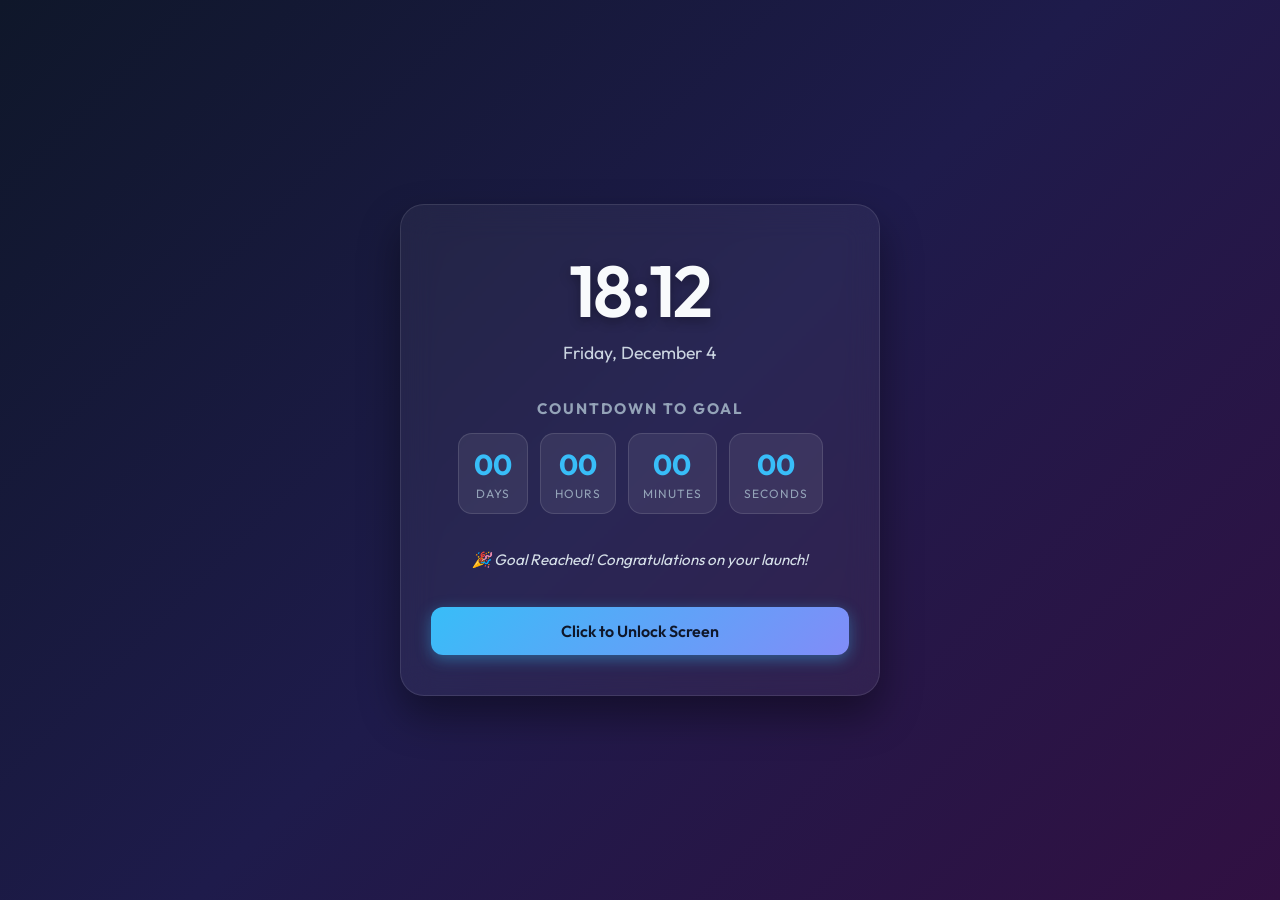
<file: index.html>
<!DOCTYPE html>
<html lang="en">
<head>
    <meta charset="UTF-8">
    <meta name="viewport" content="width=device-width, initial-scale=1.0">
    <title>Countdown Lock Screen</title>
    <!-- Link to our future CSS file -->
    <link rel="stylesheet" href="style.css">
</head>
<body>

    <div class="lockscreen-container">
        
        <!-- 1. Current Clock & Date Display -->
        <div class="time-date-section">
            <h1 id="current-time">12:00</h1>
            <p id="current-date">Monday, November 16</p>
        </div>

        <!-- 2. Countdown Timer Section -->
        <div class="countdown-section">
            <h2>Countdown to Goal</h2>
            <div class="countdown-timer">
                <div class="time-box">
                    <span id="days">00</span>
                    <span class="label">Days</span>
                </div>
                <div class="time-box">
                    <span id="hours">00</span>
                    <span class="label">Hours</span>
                </div>
                <div class="time-box">
                    <span id="minutes">00</span>
                    <span class="label">Minutes</span>
                </div>
                <div class="time-box">
                    <span id="seconds">00</span>
                    <span class="label">Seconds</span>
                </div>
            </div>
        </div>

        <!-- 3. Motivational Quote Section -->
        <div class="quote-section">
            <p id="quote">"The secret of getting ahead is getting started."</p>
        </div>

        <!-- 4. Unlock Interaction Area -->
        <div class="unlock-section">
            <button id="unlock-btn">Click to Unlock Screen</button>
        </div>

        <!-- 5. Hidden Home Screen (Revealed on Unlock) -->
        <div id="home-screen" class="hidden">
            <h2>Welcome Back, Developer! 🚀</h2>
            <p>Your workspace is unlocked. Ready to build something amazing today?</p>
            <button id="lock-btn">Lock Screen Again</button>
        </div>

        

    </div>
    </div>

    

    <!-- Link to our future JavaScript file -->
    <script src="script.js"></script>
</body>
</html>
</file>
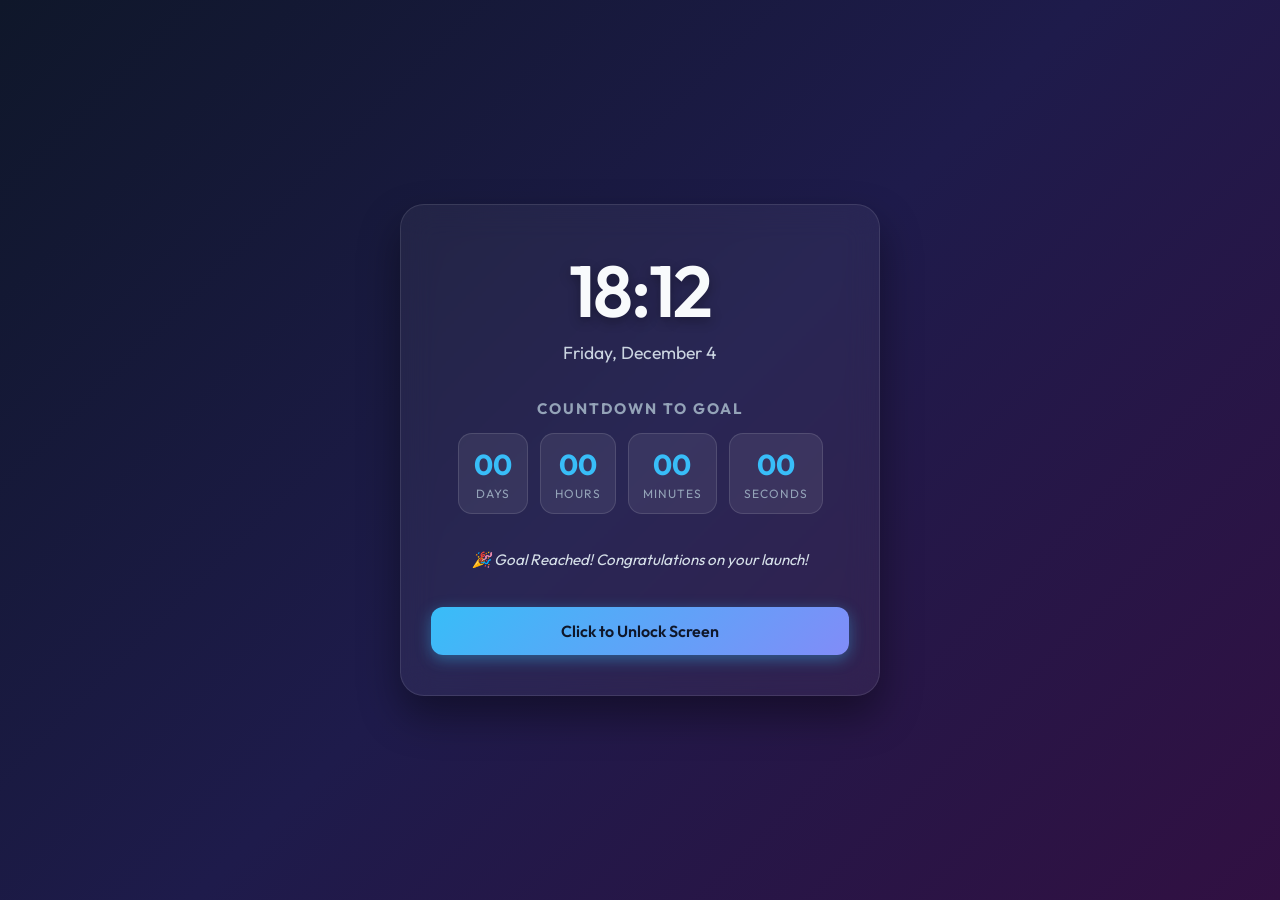
<file: countdown-lockscreen/index.html>
<!DOCTYPE html>
<html lang="en">
<head>
    <meta charset="UTF-8">
    <meta name="viewport" content="width=device-width, initial-scale=1.0">
    <title>Countdown Lock Screen</title>
    <!-- Link to our future CSS file -->
    <link rel="stylesheet" href="style.css">
</head>
<body>

    <div class="lockscreen-container">
        
        <!-- 1. Current Clock & Date Display -->
        <div class="time-date-section">
            <h1 id="current-time">12:00</h1>
            <p id="current-date">Monday, November 16</p>
        </div>

        <!-- 2. Countdown Timer Section -->
        <div class="countdown-section">
            <h2>Countdown to Goal</h2>
            <div class="countdown-timer">
                <div class="time-box">
                    <span id="days">00</span>
                    <span class="label">Days</span>
                </div>
                <div class="time-box">
                    <span id="hours">00</span>
                    <span class="label">Hours</span>
                </div>
                <div class="time-box">
                    <span id="minutes">00</span>
                    <span class="label">Minutes</span>
                </div>
                <div class="time-box">
                    <span id="seconds">00</span>
                    <span class="label">Seconds</span>
                </div>
            </div>
        </div>

        <!-- 3. Motivational Quote Section -->
        <div class="quote-section">
            <p id="quote">"The secret of getting ahead is getting started."</p>
        </div>

        <!-- 4. Unlock Interaction Area -->
        <div class="unlock-section">
            <button id="unlock-btn">Click to Unlock Screen</button>
        </div>

        <!-- 5. Hidden Home Screen (Revealed on Unlock) -->
        <div id="home-screen" class="hidden">
            <h2>Welcome Back, Developer! 🚀</h2>
            <p>Your workspace is unlocked. Ready to build something amazing today?</p>
            <button id="lock-btn">Lock Screen Again</button>
        </div>

        

    </div>
    </div>

    

    <!-- Link to our future JavaScript file -->
    <script src="script.js"></script>
</body>
</html>
</file>
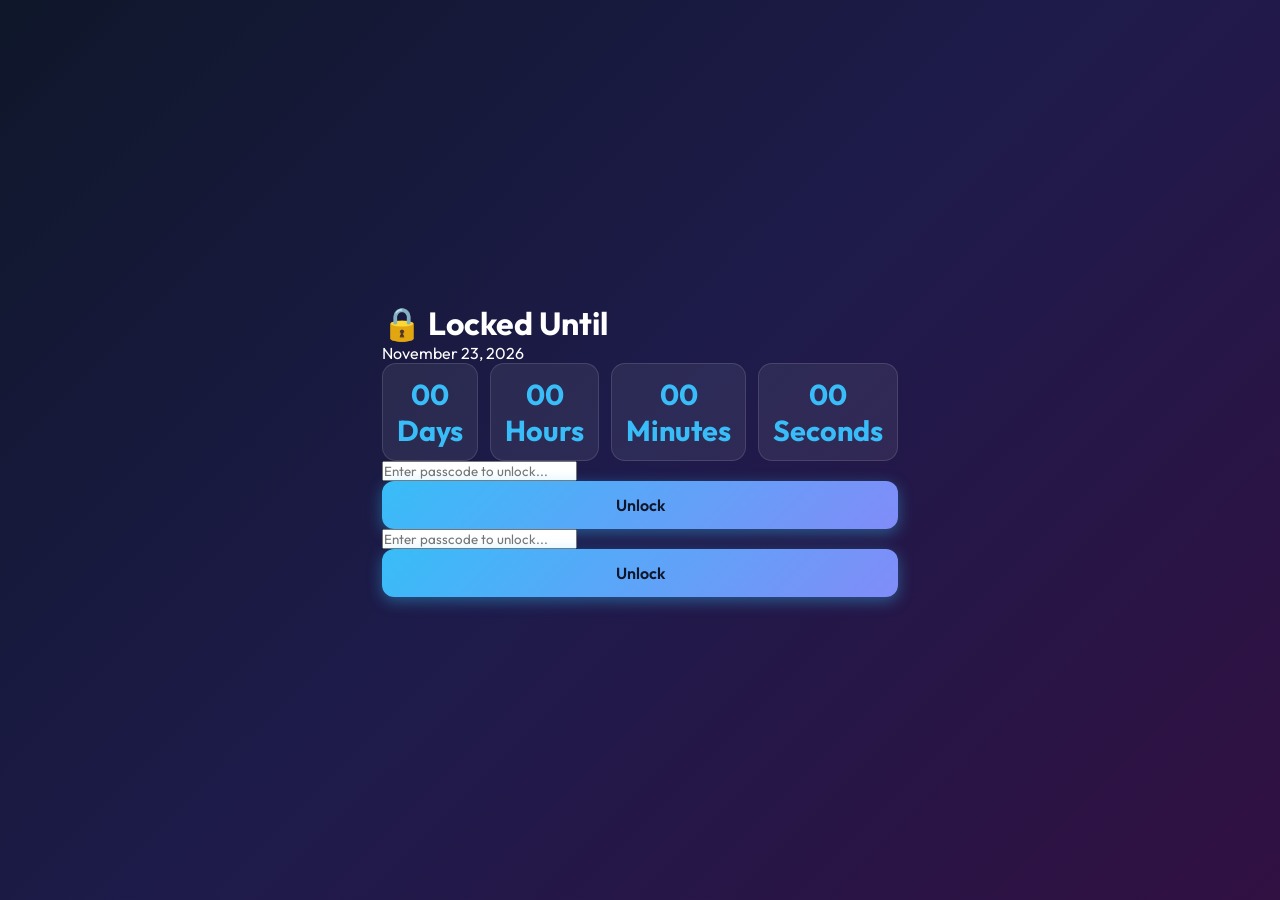
<file: countdown-lockscreen/index1.html>
<html lang="en">
<head>
    <meta charset="UTF-8">
    <meta name="viewport" content="width=device-width, initial-scale=1.0">
    <title>Document</title>
    <link rel="stylesheet" href="style.css">
</head>
<body>
    <!--YOUR LOCK SCREEN CONTENT WILL GO HERE-->


    <div class="lock-screen-container">
    
    <!-- Lock Screen Header -->
    <header class="lock-header">
        <h1>🔒 Locked Until</h1>
        <p class="target-date">November 23, 2026</p>
    </header>

    <!-- Countdown Timer Display Area -->
    <div class="countdown-timer">
        <div class="time-box">
            <span id="days" class="time-value">00</span>
            <span class="time-label">Days</span>
        </div>
        <div class="time-box">
            <span id="hours" class="time-value">00</span>
            <span class="time-label">Hours</span>
        </div>
        <div class="time-box">
            <span id="minutes" class="time-value">00</span>
            <span class="time-label">Minutes</span>
        </div>
        <div class="time-box">
            <span id="seconds" class="time-value">00</span>
            <span class="time-label">Seconds</span>
        </div>
    </div>

    <!-- Unlock / Input Area -->
    <div class="unlock-section">
        <input type="password" id="passcode-input" placeholder="Enter passcode to unlock..." />
        <button id="unlock-btn">Unlock</button>
    </div>

<div class="unlock-section">
            <input type="password" id="passcode-input" placeholder="Enter passcode to unlock..." />
            <button id="unlock-btn">Unlock</button>
        </div>

    </div>

    <!-- Add your script link right here -->
    <script src="script.js"></script>

    

</div>
</body>
</html>
</file>
<file: style.css>
/* Import a clean modern font from Google Fonts */
@import url('https://fonts.googleapis.com/css2?family=Outfit:wght@300;400;500;600;700&display=swap');

/* CSS Reset & Global Styles */
* {
    margin: 0;
    padding: 0;
    box-sizing: border-box;
    font-family: 'Outfit', sans-serif;
}

/* Fullscreen Background with a sleek gradient */
body {
    min-height: 100vh;
    background: linear-gradient(135deg, #0f172a, #1e1b4b, #311042);
    background-size: cover;
    background-position: center;
    display: flex;
    justify-content: center;
    align-items: center;
    color: #ffffff;
    overflow: hidden;
}

/* Main Lock Screen Container */
.lockscreen-container {
    width: 100%;
    max-width: 480px;
    padding: 40px 30px;
    display: flex;
    flex-direction: column;
    align-items: center;
    text-align: center;
    gap: 35px;
    
    /* Glassmorphism Effect */
    background: rgba(255, 255, 255, 0.05);
    backdrop-filter: blur(16px);
    -webkit-backdrop-filter: blur(16px);
    border: 1px solid rgba(255, 255, 255, 0.1);
    border-radius: 24px;
    box-shadow: 0 20px 40px rgba(0, 0, 0, 0.4);
}

/* 1. Time & Date Section */
.time-date-section h1 {
    font-size: 4.5rem;
    font-weight: 600;
    letter-spacing: -2px;
    color: #f8fafc;
    text-shadow: 0 4px 12px rgba(0, 0, 0, 0.3);
}

.time-date-section p {
    font-size: 1.1rem;
    color: #cbd5e1;
    font-weight: 400;
    margin-top: 5px;
}

/* 2. Countdown Section */
.countdown-section h2 {
    font-size: 0.95rem;
    text-transform: uppercase;
    letter-spacing: 2px;
    color: #94a3b8;
    margin-bottom: 15px;
}

.countdown-timer {
    display: flex;
    gap: 12px;
    justify-content: center;
}

.time-box {
    background: rgba(255, 255, 255, 0.07);
    border: 1px solid rgba(255, 255, 255, 0.12);
    padding: 12px 14px;
    border-radius: 14px;
    min-width: 70px;
    display: flex;
    flex-direction: column;
    align-items: center;
}

.time-box span:not(.label) {
    font-size: 1.8rem;
    font-weight: 700;
    color: #38bdf8; /* Vibrant cyan accent */
}

.time-box .label {
    font-size: 0.75rem;
    color: #94a3b8;
    text-transform: uppercase;
    letter-spacing: 1px;
    margin-top: 4px;
}

/* 3. Motivational Quote */
.quote-section p {
    font-style: italic;
    font-size: 0.95rem;
    color: #d7e1ea;
    max-width: 380px;
    line-height: 1.5;
}

/* 4. Unlock Button */
.unlock-section {
    width: 100%;
}

#unlock-btn {
    width: 100%;
    padding: 14px;
    font-size: 1rem;
    font-weight: 600;
    color: #0f172a;
    background: linear-gradient(135deg, #38bdf8, #818cf8);
    border: none;
    border-radius: 12px;
    cursor: pointer;
    transition: all 0.3s ease;
    box-shadow: 0 4px 15px rgba(56, 189, 248, 0.4);
}

#unlock-btn:hover {
    transform: translateY(-2px);
    box-shadow: 0 6px 20px rgba(56, 189, 248, 0.6);
}

#unlock-btn:active {
    transform: translateY(0);
}

/* ==========================================
   DAY 5: Unlock State & Mobile Responsiveness
   ========================================== */

/* Utility class to hide elements */
.hidden {
    display: none !important;
}

/* Home Screen View Style */
#home-screen {
    display: flex;
    flex-direction: column;
    align-items: center;
    gap: 20px;
    animation: fadeIn 0.5s ease-in-out;
}

#home-screen h2 {
    font-size: 2rem;
    color: #38bdf8;
}

#home-screen p {
    color: #cbd5e1;
    font-size: 1rem;
}

#lock-btn {
    padding: 10px 24px;
    font-size: 0.9rem;
    font-weight: 600;
    color: #ffffff;
    background: rgba(255, 255, 255, 0.1);
    border: 1px solid rgba(255, 255, 255, 0.2);
    border-radius: 10px;
    cursor: pointer;
    transition: all 0.3s ease;
}

#lock-btn:hover {
    background: rgba(255, 255, 255, 0.2);
}

/* Fade-in Animation */
@keyframes fadeIn {
    from { opacity: 0; transform: scale(0.95); }
    to { opacity: 1; transform: scale(1); }
}

/* ==========================================
   MEDIA QUERIES (Mobile Optimization)
   ========================================== */
@media (max-width: 480px) {
    .lockscreen-container {
        padding: 25px 20px;
        max-width: 90%;
        gap: 25px;
    }

    .time-date-section h1 {
        font-size: 3.5rem; /* Scale down clock on mobile phones */
    }

    .time-box {
        min-width: 55px;
        padding: 8px 10px;
    }

    .time-box span:not(.label) {
        font-size: 1.4rem;
    }
}
</file>
<file: countdown-lockscreen/style.css>
/* Import a clean modern font from Google Fonts */
@import url('https://fonts.googleapis.com/css2?family=Outfit:wght@300;400;500;600;700&display=swap');

/* CSS Reset & Global Styles */
* {
    margin: 0;
    padding: 0;
    box-sizing: border-box;
    font-family: 'Outfit', sans-serif;
}

/* Fullscreen Background with a sleek gradient */
body {
    min-height: 100vh;
    background: linear-gradient(135deg, #0f172a, #1e1b4b, #311042);
    background-size: cover;
    background-position: center;
    display: flex;
    justify-content: center;
    align-items: center;
    color: #ffffff;
    overflow: hidden;
}

/* Main Lock Screen Container */
.lockscreen-container {
    width: 100%;
    max-width: 480px;
    padding: 40px 30px;
    display: flex;
    flex-direction: column;
    align-items: center;
    text-align: center;
    gap: 35px;
    
    /* Glassmorphism Effect */
    background: rgba(255, 255, 255, 0.05);
    backdrop-filter: blur(16px);
    -webkit-backdrop-filter: blur(16px);
    border: 1px solid rgba(255, 255, 255, 0.1);
    border-radius: 24px;
    box-shadow: 0 20px 40px rgba(0, 0, 0, 0.4);
}

/* 1. Time & Date Section */
.time-date-section h1 {
    font-size: 4.5rem;
    font-weight: 600;
    letter-spacing: -2px;
    color: #f8fafc;
    text-shadow: 0 4px 12px rgba(0, 0, 0, 0.3);
}

.time-date-section p {
    font-size: 1.1rem;
    color: #cbd5e1;
    font-weight: 400;
    margin-top: 5px;
}

/* 2. Countdown Section */
.countdown-section h2 {
    font-size: 0.95rem;
    text-transform: uppercase;
    letter-spacing: 2px;
    color: #94a3b8;
    margin-bottom: 15px;
}

.countdown-timer {
    display: flex;
    gap: 12px;
    justify-content: center;
}

.time-box {
    background: rgba(255, 255, 255, 0.07);
    border: 1px solid rgba(255, 255, 255, 0.12);
    padding: 12px 14px;
    border-radius: 14px;
    min-width: 70px;
    display: flex;
    flex-direction: column;
    align-items: center;
}

.time-box span:not(.label) {
    font-size: 1.8rem;
    font-weight: 700;
    color: #38bdf8; /* Vibrant cyan accent */
}

.time-box .label {
    font-size: 0.75rem;
    color: #94a3b8;
    text-transform: uppercase;
    letter-spacing: 1px;
    margin-top: 4px;
}

/* 3. Motivational Quote */
.quote-section p {
    font-style: italic;
    font-size: 0.95rem;
    color: #d7e1ea;
    max-width: 380px;
    line-height: 1.5;
}

/* 4. Unlock Button */
.unlock-section {
    width: 100%;
}

#unlock-btn {
    width: 100%;
    padding: 14px;
    font-size: 1rem;
    font-weight: 600;
    color: #0f172a;
    background: linear-gradient(135deg, #38bdf8, #818cf8);
    border: none;
    border-radius: 12px;
    cursor: pointer;
    transition: all 0.3s ease;
    box-shadow: 0 4px 15px rgba(56, 189, 248, 0.4);
}

#unlock-btn:hover {
    transform: translateY(-2px);
    box-shadow: 0 6px 20px rgba(56, 189, 248, 0.6);
}

#unlock-btn:active {
    transform: translateY(0);
}

/* ==========================================
   DAY 5: Unlock State & Mobile Responsiveness
   ========================================== */

/* Utility class to hide elements */
.hidden {
    display: none !important;
}

/* Home Screen View Style */
#home-screen {
    display: flex;
    flex-direction: column;
    align-items: center;
    gap: 20px;
    animation: fadeIn 0.5s ease-in-out;
}

#home-screen h2 {
    font-size: 2rem;
    color: #38bdf8;
}

#home-screen p {
    color: #cbd5e1;
    font-size: 1rem;
}

#lock-btn {
    padding: 10px 24px;
    font-size: 0.9rem;
    font-weight: 600;
    color: #ffffff;
    background: rgba(255, 255, 255, 0.1);
    border: 1px solid rgba(255, 255, 255, 0.2);
    border-radius: 10px;
    cursor: pointer;
    transition: all 0.3s ease;
}

#lock-btn:hover {
    background: rgba(255, 255, 255, 0.2);
}

/* Fade-in Animation */
@keyframes fadeIn {
    from { opacity: 0; transform: scale(0.95); }
    to { opacity: 1; transform: scale(1); }
}

/* ==========================================
   MEDIA QUERIES (Mobile Optimization)
   ========================================== */
@media (max-width: 480px) {
    .lockscreen-container {
        padding: 25px 20px;
        max-width: 90%;
        gap: 25px;
    }

    .time-date-section h1 {
        font-size: 3.5rem; /* Scale down clock on mobile phones */
    }

    .time-box {
        min-width: 55px;
        padding: 8px 10px;
    }

    .time-box span:not(.label) {
        font-size: 1.4rem;
    }
}
</file>
